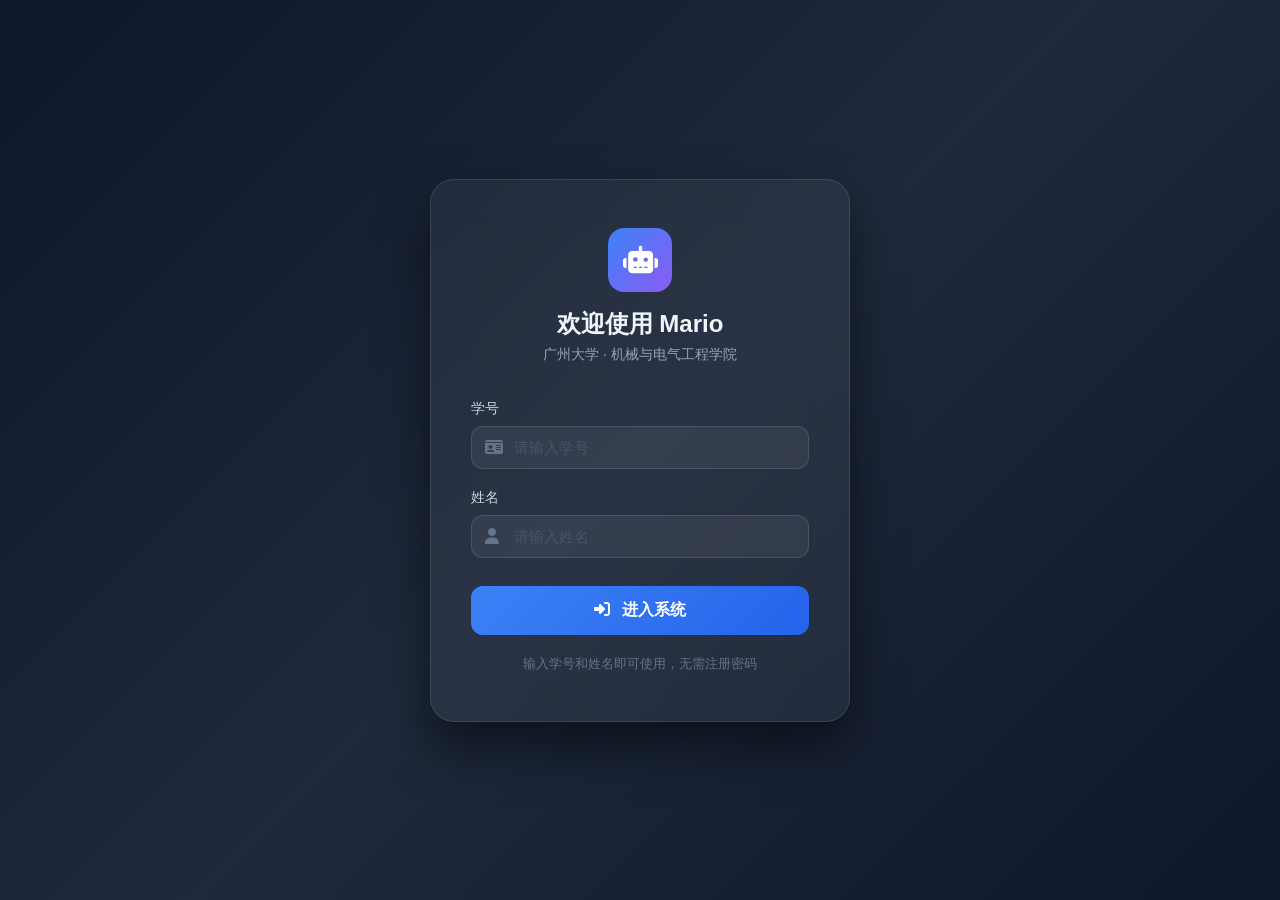
<file: app/templates/login.html>
<!DOCTYPE html>
<html lang="zh-CN">
<head>
<meta charset="UTF-8">
<meta name="viewport" content="width=device-width, initial-scale=1.0">
<title>登录 — Mario 帮你挑导师</title>
<link rel="stylesheet" href="https://cdnjs.cloudflare.com/ajax/libs/font-awesome/6.5.1/css/all.min.css">
<style>
* { margin: 0; padding: 0; box-sizing: border-box; }

body {
    font-family: -apple-system, BlinkMacSystemFont, 'Segoe UI', Roboto, sans-serif;
    background: linear-gradient(135deg, #0f172a 0%, #1e293b 50%, #0f172a 100%);
    min-height: 100vh;
    display: flex;
    align-items: center;
    justify-content: center;
    padding: 20px;
}

.auth-container {
    background: rgba(255, 255, 255, 0.05);
    backdrop-filter: blur(20px);
    border: 1px solid rgba(255, 255, 255, 0.1);
    border-radius: 24px;
    padding: 48px 40px;
    width: 100%;
    max-width: 420px;
    box-shadow: 0 25px 50px rgba(0, 0, 0, 0.5);
}

.auth-header {
    text-align: center;
    margin-bottom: 36px;
}

.auth-header .logo {
    width: 64px;
    height: 64px;
    background: linear-gradient(135deg, #3b82f6, #8b5cf6);
    border-radius: 16px;
    display: flex;
    align-items: center;
    justify-content: center;
    margin: 0 auto 16px;
    font-size: 28px;
    color: white;
}

.auth-header h1 {
    color: #f1f5f9;
    font-size: 24px;
    font-weight: 700;
    margin-bottom: 6px;
}

.auth-header p {
    color: #94a3b8;
    font-size: 14px;
}

.form-group {
    margin-bottom: 20px;
}

.form-group label {
    display: block;
    color: #cbd5e1;
    font-size: 14px;
    font-weight: 500;
    margin-bottom: 8px;
}

.form-group .input-wrapper {
    position: relative;
}

.form-group .input-wrapper i {
    position: absolute;
    left: 14px;
    top: 50%;
    transform: translateY(-50%);
    color: #64748b;
    font-size: 16px;
}

.form-group input {
    width: 100%;
    padding: 12px 14px 12px 42px;
    background: rgba(255, 255, 255, 0.06);
    border: 1px solid rgba(255, 255, 255, 0.12);
    border-radius: 12px;
    color: #f1f5f9;
    font-size: 15px;
    outline: none;
    transition: all 0.2s;
}

.form-group input:focus {
    border-color: #3b82f6;
    background: rgba(59, 130, 246, 0.08);
    box-shadow: 0 0 0 3px rgba(59, 130, 246, 0.15);
}

.form-group input::placeholder {
    color: #475569;
}

.auth-btn {
    width: 100%;
    padding: 14px;
    background: linear-gradient(135deg, #3b82f6, #2563eb);
    border: none;
    border-radius: 12px;
    color: white;
    font-size: 16px;
    font-weight: 600;
    cursor: pointer;
    transition: all 0.2s;
    margin-top: 8px;
}

.auth-btn:hover {
    transform: translateY(-1px);
    box-shadow: 0 8px 25px rgba(59, 130, 246, 0.3);
}

.auth-btn:disabled {
    opacity: 0.6;
    cursor: not-allowed;
    transform: none;
}

.auth-btn i {
    margin-right: 8px;
}

.error-msg {
    background: rgba(239, 68, 68, 0.1);
    border: 1px solid rgba(239, 68, 68, 0.3);
    color: #fca5a5;
    padding: 10px 14px;
    border-radius: 10px;
    font-size: 13px;
    margin-bottom: 16px;
    display: none;
}

.error-msg.show {
    display: block;
}

.hint-text {
    text-align: center;
    color: #64748b;
    font-size: 13px;
    margin-top: 20px;
}
</style>
</head>
<body>
<div class="auth-container">
    <div class="auth-header">
        <div class="logo">
            <i class="fas fa-robot"></i>
        </div>
        <h1>欢迎使用 Mario</h1>
        <p>广州大学 · 机械与电气工程学院</p>
    </div>

    <div class="error-msg" id="errorMsg"></div>

    <form id="authForm" onsubmit="return handleSubmit(event)">
        <div class="form-group">
            <label>学号</label>
            <div class="input-wrapper">
                <i class="fas fa-id-card"></i>
                <input type="text" id="studentId" placeholder="请输入学号" required autocomplete="off">
            </div>
        </div>

        <div class="form-group">
            <label>姓名</label>
            <div class="input-wrapper">
                <i class="fas fa-user"></i>
                <input type="text" id="name" placeholder="请输入姓名" required autocomplete="off">
            </div>
        </div>

        <button type="submit" class="auth-btn" id="authBtn">
            <i class="fas fa-sign-in-alt"></i>
            <span>进入系统</span>
        </button>
    </form>

    <div class="hint-text">
        输入学号和姓名即可使用，无需注册密码
    </div>
</div>

<script>
async function handleSubmit(event) {
    event.preventDefault();
    const studentId = document.getElementById("studentId").value.trim();
    const name = document.getElementById("name").value.trim();
    const btn = document.getElementById("authBtn");
    const errorMsg = document.getElementById("errorMsg");

    errorMsg.classList.remove("show");

    if (!studentId || !name) {
        errorMsg.textContent = "请填写学号和姓名";
        errorMsg.classList.add("show");
        return false;
    }

    btn.disabled = true;
    btn.innerHTML = '<i class="fas fa-spinner fa-spin"></i> <span>处理中...</span>';

    try {
        const response = await fetch("/api/login", {
            method: "POST",
            headers: {"Content-Type": "application/json"},
            body: JSON.stringify({student_id: studentId, name: name})
        });
        const data = await response.json();

        if (data.success) {
            // 登录成功，保存 token 并跳转到聊天页面
            localStorage.setItem("gzhu_auth_token", data.token);
            localStorage.setItem("gzhu_username", data.username);
            localStorage.setItem("gzhu_student_id", data.student_id);
            window.location.href = "/";
        } else {
            errorMsg.textContent = data.message;
            errorMsg.classList.add("show");
        }
    } catch (e) {
        errorMsg.textContent = "网络错误，请稍后重试";
        errorMsg.classList.add("show");
    } finally {
        btn.disabled = false;
        btn.innerHTML = '<i class="fas fa-sign-in-alt"></i> <span>进入系统</span>';
    }
    return false;
}

// 如果已经登录，直接跳转到聊天页面
window.onload = function() {
    const token = localStorage.getItem("gzhu_auth_token");
    if (token) {
        fetch("/api/verify", {
            method: "POST",
            headers: {"Content-Type": "application/json"},
            body: JSON.stringify({token})
        }).then(r => r.json()).then(data => {
            if (data.valid) {
                window.location.href = "/?token=" + encodeURIComponent(token);
            } else {
                localStorage.removeItem("gzhu_auth_token");
                localStorage.removeItem("gzhu_username");
                localStorage.removeItem("gzhu_student_id");
            }
        }).catch(() => {});
    }
};
</script>
</body>
</html>
</file>
